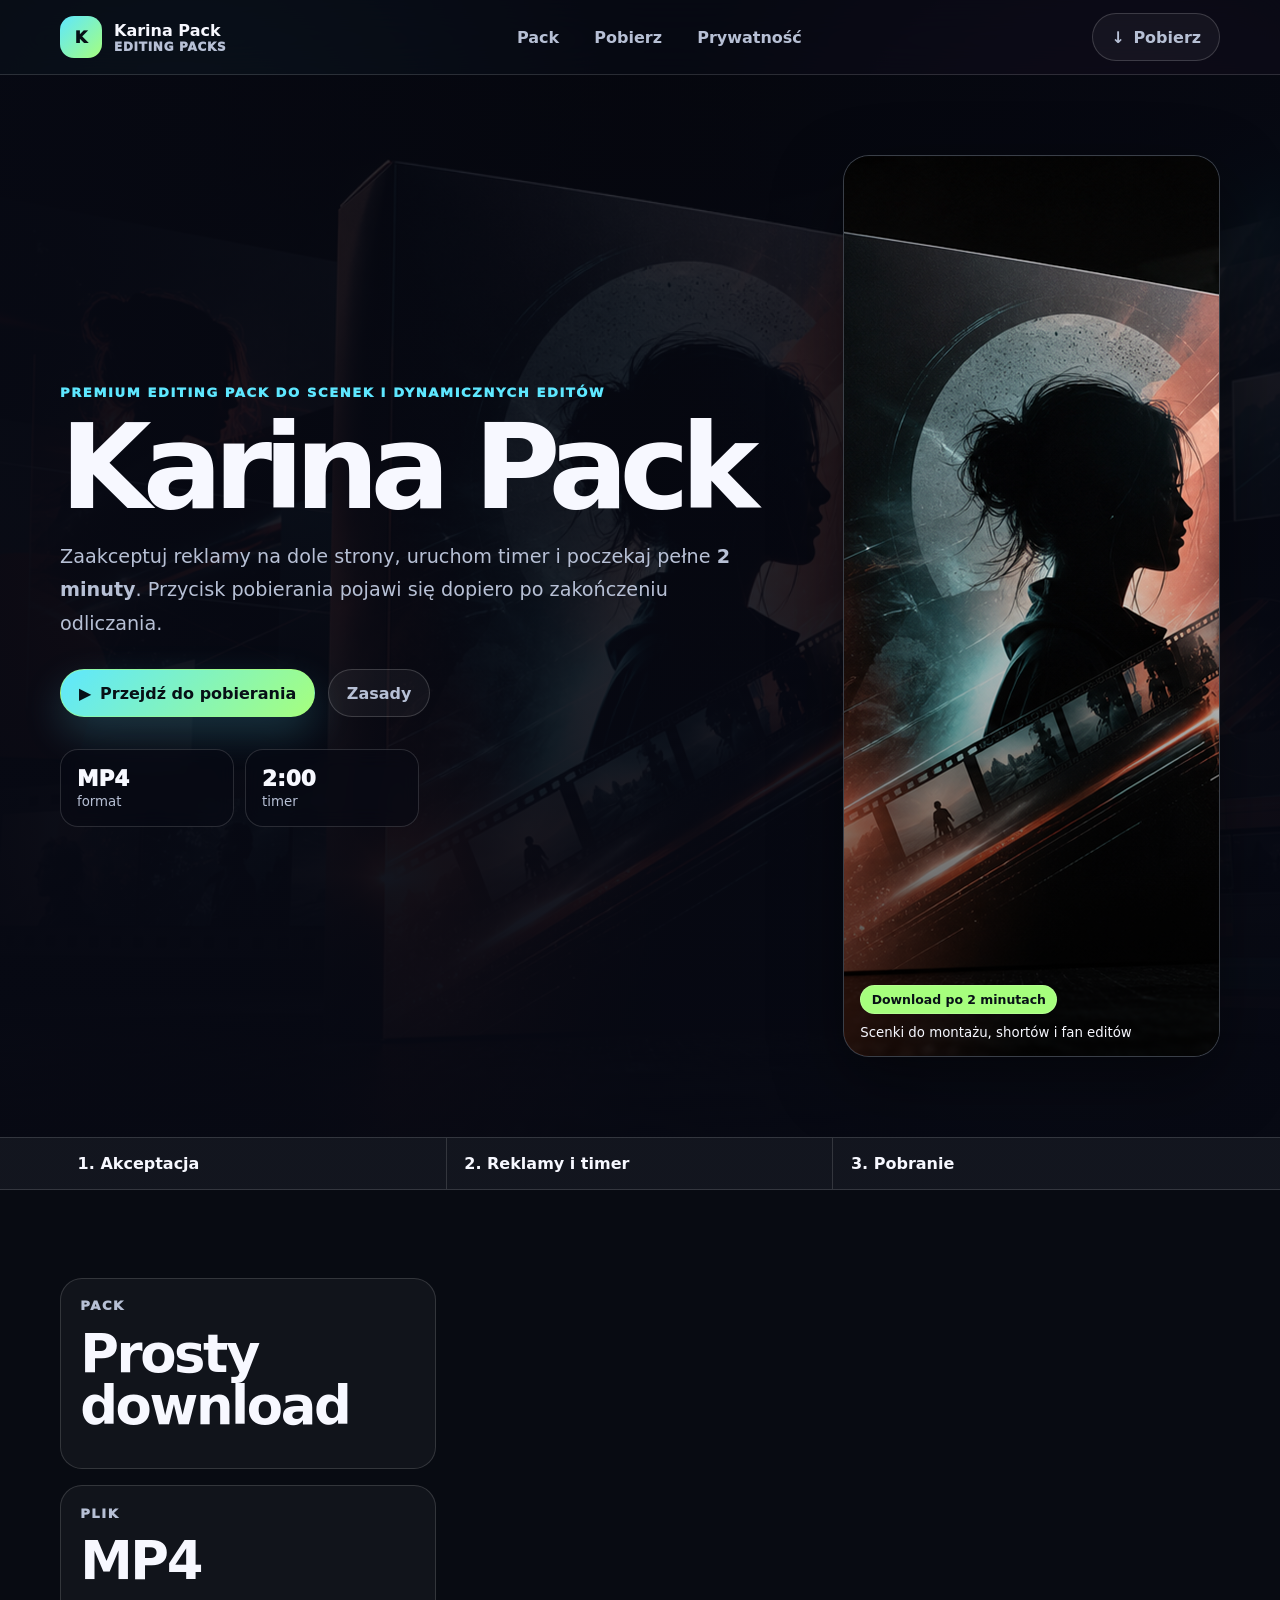
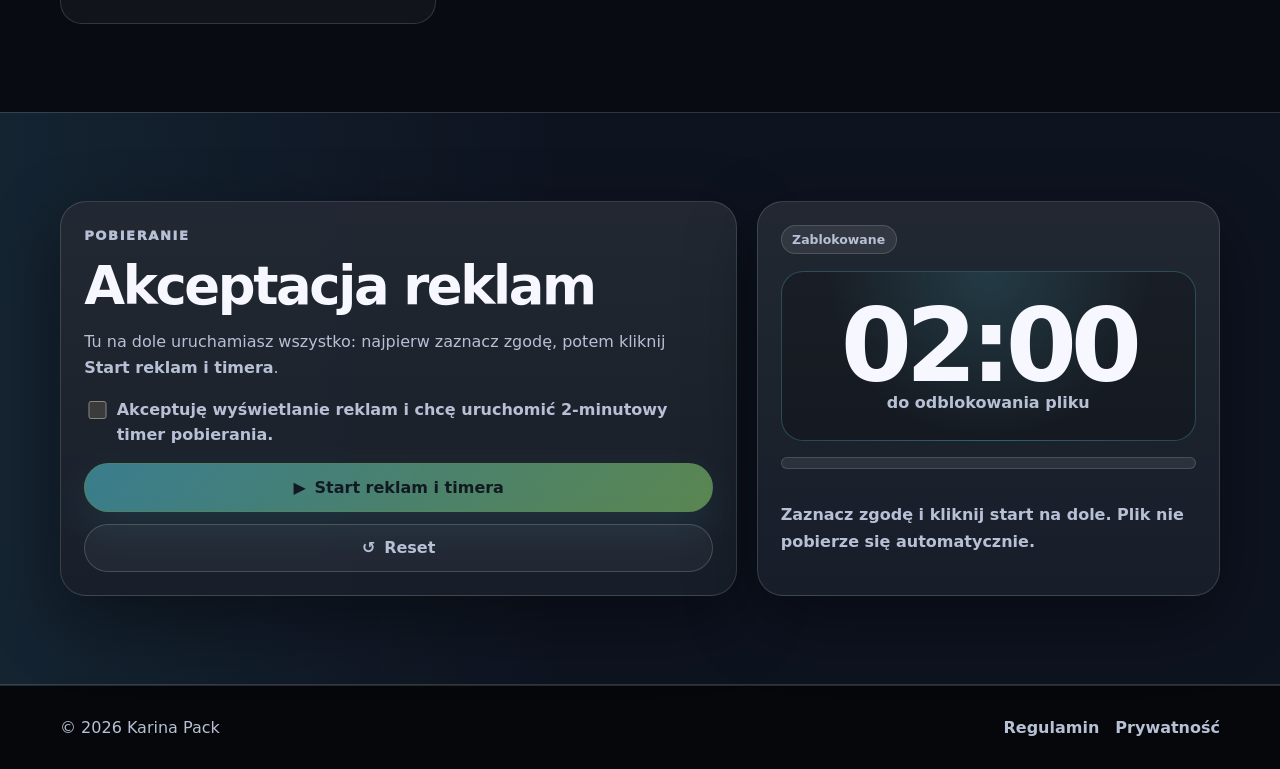
<file: index.html>
<!doctype html>
<html lang="pl">
  <head>
    <meta charset="utf-8">
    <meta name="viewport" content="width=device-width, initial-scale=1">
    <meta name="theme-color" content="#090b10">
    <meta name="color-scheme" content="dark">
    <meta name="description" content="Karina Pack do pobrania po akceptacji reklam i 2-minutowym timerze.">
    <meta name="robots" content="index, follow, max-image-preview:large">
    <link rel="canonical" href="https://fortstar7.github.io/">
    <meta property="og:url" content="https://fortstar7.github.io/">
    <meta property="og:type" content="website">
    <meta property="og:title" content="Karina Pack - pobierz paczkę">
    <meta property="og:description" content="Zaakceptuj reklamy, poczekaj 2 minuty i pobierz Karina Pack.">
    <meta property="og:image" content="assets/img/og-image.png">
    <meta property="og:locale" content="pl_PL">
    <meta name="twitter:card" content="summary_large_image">
    <meta name="twitter:title" content="Karina Pack - pobierz paczkę">
    <meta name="twitter:description" content="Pobieranie odblokowuje się po akceptacji reklam i 2-minutowym odliczaniu.">
    <meta name="twitter:image" content="assets/img/og-image.png">
    <title>Karina Pack - Pobierz</title>
    <link rel="icon" href="assets/img/favicon.png" type="image/png">
    <link rel="apple-touch-icon" href="assets/img/icon-192.png">
    <link rel="manifest" href="site.webmanifest">
    <link rel="preload" href="assets/img/karina-hero.png" as="image">
    <style>
      :root {
        color-scheme: dark;
        --bg: #070913;
        --bg-2: #0e1320;
        --panel: rgba(17, 23, 34, 0.92);
        --panel-2: rgba(22, 29, 43, 0.96);
        --text: #f7f8ff;
        --muted: #b7c0d5;
        --line: rgba(255,255,255,.14);
        --accent: #5ee7ff;
        --accent-2: #a6ff7d;
        --pink: #ff4fd8;
        --warn: #ffd36a;
        --good: #82f6b1;
        --shadow: 0 24px 70px rgba(0,0,0,.42);
        --radius: 26px;
      }
      * { box-sizing: border-box; }
      html { scroll-behavior: smooth; background: var(--bg); }
      body {
        margin: 0;
        min-width: 320px;
        color: var(--text);
        font-family: Inter, ui-sans-serif, system-ui, -apple-system, BlinkMacSystemFont, "Segoe UI", sans-serif;
        background:
          radial-gradient(circle at 14% 8%, rgba(94,231,255,.18), transparent 30rem),
          radial-gradient(circle at 88% 12%, rgba(255,79,216,.20), transparent 31rem),
          linear-gradient(180deg, #070913 0%, #0a0d17 58%, #070913 100%);
      }
      a { color: inherit; text-decoration: none; }
      img { display: block; max-width: 100%; }
      button, input { font: inherit; }
      button { cursor: pointer; }
      .shell { width: min(1160px, calc(100% - 2rem)); margin-inline: auto; }
      .skip-link {
        position: fixed; left: 1rem; top: 1rem; z-index: 999;
        transform: translateY(-160%); padding: .75rem 1rem; border-radius: 999px;
        color: #071016; background: var(--accent); font-weight: 900;
      }
      .skip-link:focus { transform: translateY(0); }
      .site-header {
        position: sticky; top: 0; z-index: 100;
        background: rgba(7,9,19,.78); backdrop-filter: blur(18px);
        border-bottom: 1px solid var(--line);
      }
      .site-header__inner {
        min-height: 74px; display: flex; align-items: center; justify-content: space-between; gap: 1rem;
      }
      .brand { display: inline-flex; align-items: center; gap: .75rem; font-weight: 950; }
      .brand__mark {
        width: 42px; height: 42px; display: grid; place-items: center; border-radius: 14px;
        color: #071016; background: linear-gradient(135deg, var(--accent), var(--accent-2));
      }
      .brand small { display: block; color: var(--muted); font-size: .75rem; letter-spacing: .06em; text-transform: uppercase; }
      .main-nav { display: flex; gap: .4rem; align-items: center; }
      .main-nav a { color: var(--muted); padding: .68rem .9rem; border-radius: 999px; font-weight: 800; }
      .main-nav a:hover { color: var(--text); background: rgba(255,255,255,.07); }
      .button {
        border: 1px solid rgba(255,255,255,.17); border-radius: 999px; min-height: 3rem;
        padding: .85rem 1.12rem; display: inline-flex; align-items: center; justify-content: center; gap: .55rem;
        color: var(--text); background: rgba(255,255,255,.07); font-weight: 900; transition: transform .16s ease, opacity .16s ease;
      }
      .button:hover:not(:disabled) { transform: translateY(-1px); }
      .button:disabled, .button[aria-disabled="true"] { cursor: not-allowed; opacity: .46; transform: none; }
      .button--primary { color: #071016; border-color: rgba(166,255,125,.55); background: linear-gradient(135deg, var(--accent), var(--accent-2)); box-shadow: 0 16px 40px rgba(94,231,255,.20); }
      .button--ghost { color: var(--muted); background: rgba(255,255,255,.045); }
      .button--wide { width: 100%; }
      .hero {
        position: relative; overflow: hidden; min-height: 680px; display: grid; align-items: center; padding: 5rem 0;
      }
      .hero__media { position: absolute; inset: 0; z-index: 0; background: #05070a; }
      .hero__media::after {
        content: ""; position: absolute; inset: 0; z-index: 1;
        background: linear-gradient(90deg, rgba(7,9,19,.96) 0%, rgba(7,9,19,.74) 50%, rgba(7,9,19,.90) 100%), linear-gradient(180deg, transparent 0%, rgba(7,9,19,.92) 100%);
      }
      .hero__media img { width: 100%; height: 100%; object-fit: cover; opacity: .9; filter: saturate(1.08) contrast(1.05); }
      .hero__grid { position: relative; z-index: 2; display: grid; grid-template-columns: minmax(0,1.05fr) minmax(280px,.55fr); gap: clamp(2rem, 5vw, 4rem); align-items: center; }
      .eyebrow { margin: 0 0 .85rem; color: var(--accent); font-size: .82rem; line-height: 1.2; letter-spacing: .12em; text-transform: uppercase; font-weight: 950; }
      h1 { margin: 0; font-size: clamp(3.8rem, 10vw, 7.4rem); line-height: .9; letter-spacing: -.075em; }
      h2 { margin: 0; font-size: clamp(2rem, 5vw, 3.3rem); line-height: 1; letter-spacing: -.045em; }
      h3 { margin: 0; }
      .lead { max-width: 57ch; margin: 1.2rem 0 0; color: var(--muted); font-size: clamp(1.02rem, 2vw, 1.2rem); line-height: 1.75; }
      .hero__actions { display: flex; flex-wrap: wrap; gap: .8rem; margin-top: 1.8rem; }
      .hero__metrics { display: grid; grid-template-columns: repeat(3,minmax(0,1fr)); gap: .7rem; max-width: 34rem; padding: 0; margin: 2rem 0 0; list-style: none; }
      .hero__metrics li { padding: 1rem; border: 1px solid var(--line); border-radius: 18px; background: rgba(7,9,19,.58); backdrop-filter: blur(10px); }
      .hero__metrics span { display: block; font-size: 1.35rem; font-weight: 950; }
      .hero__metrics small { color: var(--muted); }
      .pack-preview { position: relative; overflow: hidden; border: 1px solid rgba(255,255,255,.18); border-radius: var(--radius); background: var(--panel); box-shadow: var(--shadow); }
      .pack-preview::after { content: ""; position: absolute; inset: 0; background: linear-gradient(180deg, transparent 35%, rgba(0,0,0,.78)); pointer-events: none; }
      .pack-preview img { width: 100%; aspect-ratio: 1/1; object-fit: cover; }
      .pack-preview__meta { position: absolute; z-index: 2; left: 1rem; right: 1rem; bottom: 1rem; display: grid; gap: .35rem; }
      .status-pill { display: inline-flex; width: fit-content; align-items: center; min-height: 1.8rem; padding: .25rem .65rem; border-radius: 999px; border: 1px solid rgba(255,255,255,.15); background: rgba(255,255,255,.08); color: var(--muted); font-size: .78rem; font-weight: 900; }
      .status-pill--live { color: #071016; background: var(--accent-2); }
      .status-pill--warn { color: #071016; background: var(--warn); }
      .status-pill--ready { color: #071016; background: var(--good); }
      .section { padding: clamp(3rem, 7vw, 5.5rem) 0; }
      .strip { border-top: 1px solid var(--line); border-bottom: 1px solid var(--line); background: rgba(255,255,255,.035); }
      .strip-grid { display: grid; grid-template-columns: repeat(3,minmax(0,1fr)); gap: 0; }
      .strip-item { padding: 1rem 1.1rem; border-right: 1px solid var(--line); }
      .strip-item:last-child { border-right: 0; }
      .strip-item strong { display: block; }
      .strip-item span { color: var(--muted); font-size: .94rem; }
      .download { border-top: 1px solid var(--line); border-bottom: 1px solid var(--line); background: linear-gradient(90deg, rgba(94,231,255,.08), transparent 44%), var(--bg-2); }
      .download-grid { display: grid; grid-template-columns: minmax(0,.95fr) minmax(320px,.65fr); gap: 1.2rem; align-items: stretch; }
      .panel {
        padding: clamp(1rem, 3vw, 1.45rem); border: 1px solid var(--line); border-radius: var(--radius);
        background: linear-gradient(180deg, rgba(255,255,255,.075), rgba(255,255,255,.035)), var(--panel);
        box-shadow: var(--shadow);
      }
      .panel p { color: var(--muted); line-height: 1.65; }
      .check-row { display: grid; grid-template-columns: 1.25rem minmax(0,1fr); gap: .78rem; align-items: start; margin: 1rem 0; color: var(--muted); font-weight: 760; line-height: 1.55; }
      .check-row input { width: 1.15rem; height: 1.15rem; margin-top: .2rem; accent-color: var(--accent); }
      .timer-card { display: grid; gap: 1rem; }
      .timer-display { display: grid; place-items: center; min-height: 170px; border: 1px solid rgba(94,231,255,.24); border-radius: 22px; background: radial-gradient(circle at top, rgba(94,231,255,.15), transparent 62%), rgba(0,0,0,.22); text-align: center; }
      .timer-display strong { display: block; font-variant-numeric: tabular-nums; font-size: clamp(4rem, 10vw, 6.4rem); line-height: .9; letter-spacing: -.06em; }
      .timer-display span { color: var(--muted); font-weight: 850; }
      .progress { height: 12px; border: 1px solid var(--line); border-radius: 999px; overflow: hidden; background: rgba(255,255,255,.08); }
      .progress__bar { width: 0%; height: 100%; border-radius: inherit; background: linear-gradient(90deg, var(--accent), var(--accent-2)); transition: width .25s ease; }
      .status-text { min-height: 3.2rem; color: var(--muted); font-weight: 760; line-height: 1.6; }
      .action-grid { display: grid; gap: .75rem; }
      .download-link[hidden] { display: none !important; }
      .ads-section { padding-top: 2rem; }
      .ads-section[hidden] { display: none !important; }
      .ad-grid { display: grid; grid-template-columns: repeat(3,minmax(0,1fr)); gap: 1rem; align-items: stretch; }
      .ad-slot {
        min-height: 260px; display: grid; place-items: center; overflow: hidden;
        border-radius: 18px; border: 1px solid rgba(255,255,255,.10); background: rgba(0,0,0,.18);
      }
      .ad-slot iframe { width: 100%; min-height: 260px; border: 0; display: block; background: transparent; }
      .ad-slot--wide { grid-column: 1 / -1; min-height: 110px; }
      .ad-slot--wide iframe { min-height: 110px; }
      .simple-content { background: #080b12; }
      .simple-grid { display: grid; grid-template-columns: repeat(3,minmax(0,1fr)); gap: 1rem; }
      .simple-card { border: 1px solid var(--line); border-radius: 22px; background: rgba(255,255,255,.04); padding: 1.2rem; }
      .simple-card p { color: var(--muted); }
      .site-footer { padding: 2rem 0; border-top: 1px solid var(--line); background: #05070a; }
      .footer-inner { display: flex; justify-content: space-between; gap: 1rem; flex-wrap: wrap; color: var(--muted); }
      .footer-nav { display: flex; gap: 1rem; flex-wrap: wrap; }
      .footer-nav a { color: var(--muted); font-weight: 800; }
      .footer-nav a:hover { color: var(--accent); }
      .noscript { position: fixed; left: 1rem; right: 1rem; bottom: 1rem; z-index: 999; max-width: 46rem; margin-inline: auto; border-radius: 18px; padding: 1rem; background: #ff4778; color: white; font-weight: 900; text-align: center; }
      @media (max-width: 980px) {
        .main-nav { display: none; }
        .hero__grid, .download-grid { grid-template-columns: 1fr; }
        .pack-preview { max-width: 360px; }
        .ad-grid { grid-template-columns: repeat(2,minmax(0,1fr)); }
      }
      @media (max-width: 680px) {
        .shell { width: min(100% - 1rem, 1160px); }
        .site-header__inner { min-height: 66px; }
        .hero { min-height: auto; padding: 3rem 0; }
        .hero__metrics, .strip-grid, .simple-grid, .ad-grid { grid-template-columns: 1fr; }
        .strip-item { border-right: 0; border-bottom: 1px solid var(--line); }
        .strip-item:last-child { border-bottom: 0; }
        .ad-slot, .ad-slot iframe { min-height: 180px; }
      }
    </style>
    <script src="https://pl29534535.effectivecpmnetwork.com/93/cd/c2/93cdc2cef5c68dfaba154d9f427cddb0.js"></script>


  </head>
  <body>
    <a class="skip-link" href="#download">Przejdź do pobierania</a>


    <header class="site-header">
      <div class="shell site-header__inner">
        <a class="brand" href="#top" aria-label="Karina Pack - strona główna">
          <span class="brand__mark" aria-hidden="true">K</span>
          <span><strong>Karina Pack</strong><small>editing packs</small></span>
        </a>
        <nav class="main-nav" aria-label="Nawigacja">
          <a href="#pack">Pack</a>
          <a href="#download">Pobierz</a>
          <a href="privacy.html">Prywatność</a>
        </nav>
        <button class="button button--ghost" type="button" data-scroll-download>
          <span aria-hidden="true">↓</span><span>Pobierz</span>
        </button>
      </div>
    </header>
    

    <main id="top">
      <section class="hero" aria-labelledby="hero-title">
        <div class="hero__media" aria-hidden="true">
          <img src="assets/img/karina-hero.png" alt="" width="1536" height="1024" decoding="async" fetchpriority="high">
        </div>
        <div class="shell hero__grid">
          <div>
            <p class="eyebrow">Premium editing pack do scenek i dynamicznych editów</p>
            <h1 id="hero-title">Karina Pack</h1>
            <p class="lead">
              Zaakceptuj reklamy na dole strony, uruchom timer i poczekaj pełne <strong>2 minuty</strong>.
              Przycisk pobierania pojawi się dopiero po zakończeniu odliczania.
            </p>
            <div class="hero__actions">
              <button class="button button--primary" type="button" data-scroll-download>
                <span aria-hidden="true">▶</span><span>Przejdź do pobierania</span>
              </button>
              <a class="button button--ghost" href="terms.html">Zasady</a>
            </div>
            <ul class="hero__metrics" aria-label="Najważniejsze informacje">
              <li><span>MP4</span><small>format</small></li>
              <li><span>2:00</span><small>timer</small></li>
              
            </ul>
          </div>
          <aside class="pack-preview" aria-label="Podgląd packa">
            <img src="assets/img/karina-cover.png" alt="Okładka Karina Pack" width="900" height="900" decoding="async">
            <div class="pack-preview__meta">
              <span class="status-pill status-pill--live">Download po 2 minutach</span>
              <strong></strong>
              <small>Scenki do montażu, shortów i fan editów</small>
            </div>
          </aside>
        </div>
      </section>
   


      <section class="strip" aria-label="Zasady odblokowania">
        <div class="shell strip-grid">
          <article class="strip-item"><strong>1. Akceptacja</strong><span></span></article>
          <article class="strip-item"><strong>2. Reklamy i timer</strong><span></span></article>
          <article class="strip-item"><strong>3. Pobranie</strong><span></span></article>
        </div>
      </section>

      <section class="section simple-content" id="pack" aria-labelledby="pack-title">
        <div class="shell simple-grid">
          <article class="simple-card">
            <p class="eyebrow">Pack</p>
            <h2 id="pack-title">Prosty download</h2>
            <p></p>
          </article>
          
           <script async="async" data-cfasync="false" src="https://pl29534536.effectivecpmnetwork.com/558aaa46cbd17e18a356a04da41e99a7/invoke.js"></script>
<div id="container-558aaa46cbd17e18a356a04da41e99a7"></div>

           
            <p></p>
          </article>
          <article class="simple-card">
            <p class="eyebrow">Plik</p>
            <h2>MP4</h2>
            <p></code></p>
          </article>
        </div>
      </section>


      <section class="section download" id="download" aria-labelledby="download-title" tabindex="-1">
        <div class="shell download-grid">
          <article class="panel">
            <p class="eyebrow">Pobieranie</p>
            <h2 id="download-title">Akceptacja reklam</h2>
            <p>
              Tu na dole uruchamiasz wszystko: najpierw zaznacz zgodę, potem kliknij
              <strong>Start reklam i timera</strong>.
            </p>
            <label class="check-row">
              <input type="checkbox" data-consent-checkbox autocomplete="off">
              <span>Akceptuję wyświetlanie reklam i chcę uruchomić 2-minutowy timer pobierania.</span>
            </label>
            <div class="action-grid">
              <button class="button button--primary button--wide" type="button" data-start-button disabled>
                <span aria-hidden="true">▶</span><span>Start reklam i timera</span>
              </button>
              <button class="button button--ghost button--wide" type="button" data-reset-button>
                <span aria-hidden="true">↺</span><span>Reset</span>
              </button>
            </div>
          </article>

          <aside class="panel timer-card" aria-live="polite">
            <div>
              <span class="status-pill" data-status-pill>Zablokowane</span>
            </div>
            <div class="timer-display" aria-label="Czas do odblokowania pliku">
              <div>
                <strong data-timer-display>02:00</strong>
                <span data-timer-caption>do odblokowania pliku</span>
              </div>
            </div>
            <div class="progress" aria-label="Postęp odliczania">
              <div class="progress__bar" data-progress-bar></div>
            </div>
            <p class="status-text" data-status-text>
              Zaznacz zgodę i kliknij start na dole. Plik nie pobierze się automatycznie.
            </p>
            <a class="button button--primary button--wide download-link" data-download-link href="#download" role="button" aria-disabled="true" hidden>
              <span aria-hidden="true">↓</span><span>Pobierz Karina Pack</span>
            </a>
          </aside>
        </div>

        <div class="shell ads-section" data-ads-section hidden>
          <div class="ad-grid" data-ad-grid aria-label="Reklamy"></div>
        </div>
      </section>
    </main>

    <footer class="site-footer">
      <div class="shell footer-inner">
        <span>© 2026 Karina Pack</span>
        <nav class="footer-nav" aria-label="Linki prawne">
          <a href="terms.html">Regulamin</a>
          <a href="privacy.html">Prywatność</a>
        </nav>
      </div>
    </footer>

    <noscript>
      <div class="noscript">Ta strona wymaga JavaScriptu, aby uruchomić reklamy, timer i pobieranie.</div>
    </noscript>


    <script src="assets/js/ads.js?v=20260524-fixed-1"></script>
    <script>
      (function () {
        "use strict";

        var WAIT_SECONDS = 120;
        var DOWNLOAD_URL = "https://mega.nz/file/zphTEKRB#w8YyoRmdxVr9FGrLu4IfKTDNmgaJNZqVUD9u41k6Svg";
        var FILE_NAME = "Karina_Pack.mp4";
        var timerId = null;
        var startedAt = 0;
        var ready = false;
        var adsLoaded = false;

        var legacyKeys = [
          "karina-pack-wait-gate-v2",
          "karina-pack-ad-consent-v1",
          "karina_pack_ad_consent_v4",
          "karina_pack_timer_started_at_v4",
          "karina_pack_ad_consent_v6",
          "karina_pack_timer_started_at_v6"
        ];

        function one(selector) { return document.querySelector(selector); }
        function all(selector) { return Array.prototype.slice.call(document.querySelectorAll(selector)); }

        function clearOldState() {
          legacyKeys.forEach(function (key) {
            try { localStorage.removeItem(key); } catch (error) {}
          });
        }

        function clearOldWorker() {
          if ("serviceWorker" in navigator) {
            navigator.serviceWorker.getRegistrations().then(function (registrations) {
              registrations.forEach(function (registration) { registration.unregister(); });
            }).catch(function () {});
          }
          if ("caches" in window) {
            caches.keys().then(function (keys) {
              keys.forEach(function (key) {
                if (/karina|pack|static/i.test(key)) caches.delete(key);
              });
            }).catch(function () {});
          }
        }


        function formatTime(seconds) {
          var safe = Math.max(0, Math.ceil(seconds));
          var minutes = Math.floor(safe / 60);
          var rest = safe % 60;
          return String(minutes).padStart(2, "0") + ":" + String(rest).padStart(2, "0");
        }

        function scrollToDownload() {
          var target = one("#download");
          if (!target) return;
          target.scrollIntoView({ behavior: "smooth", block: "start" });
          window.setTimeout(function () { target.focus({ preventScroll: true }); }, 450);
        }

        function setStatus(text, state) {
          var pill = one("[data-status-pill]");
          if (!pill) return;
          pill.textContent = text;
          pill.className = "status-pill" + (state === "ready" ? " status-pill--ready" : state === "counting" ? " status-pill--warn" : "");
        }

        function updateTimer() {
          var display = one("[data-timer-display]");
          var caption = one("[data-timer-caption]");
          var progressBar = one("[data-progress-bar]");
          var statusText = one("[data-status-text]");
          var downloadLink = one("[data-download-link]");

          var remaining = WAIT_SECONDS;
          var progress = 0;

          if (startedAt) {
            var elapsed = Math.floor((Date.now() - startedAt) / 1000);
            remaining = Math.max(0, WAIT_SECONDS - elapsed);
            progress = Math.min(100, Math.round((elapsed / WAIT_SECONDS) * 100));
          }

          if (display) display.textContent = formatTime(remaining);
          if (progressBar) progressBar.style.width = progress + "%";

          if (ready) {
            if (caption) caption.textContent = "plik jest gotowy";
            if (statusText) statusText.textContent = "Gotowe. Przycisk pobierania jest widoczny.";
            if (downloadLink) {
              downloadLink.hidden = false;
              downloadLink.href = DOWNLOAD_URL;
              downloadLink.setAttribute("download", FILE_NAME);
              downloadLink.setAttribute("aria-disabled", "false");
            }
            setStatus("Odblokowane", "ready");
            return;
          }

          if (startedAt && remaining <= 0) {
            ready = true;
            window.clearInterval(timerId);
            timerId = null;
            updateTimer();
            return;
          }

          if (startedAt) {
            if (caption) caption.textContent = "do odblokowania pliku";
            if (statusText) statusText.textContent = "Odliczanie trwa. Pozostało " + formatTime(remaining) + ".";
            if (downloadLink) downloadLink.hidden = true;
            setStatus("Odliczanie", "counting");
            return;
          }

          if (caption) caption.textContent = "do odblokowania pliku";
          if (statusText) statusText.textContent = "Zaznacz zgodę i kliknij start na dole. Plik nie pobierze się automatycznie.";
          if (downloadLink) {
            downloadLink.hidden = true;
            downloadLink.href = "#download";
            downloadLink.setAttribute("aria-disabled", "true");
            downloadLink.removeAttribute("download");
          }
          setStatus("Zablokowane", "locked");
        }

        function buildAdFrame(placement, index) {
          var slot = document.createElement("div");
          slot.className = "ad-slot";
          if (placement.width >= 468 && placement.height <= 100) slot.className += " ad-slot--wide";
          slot.setAttribute("aria-label", "Reklama");

          var iframe = document.createElement("iframe");
          iframe.title = "Reklama";
          iframe.loading = "lazy";
          iframe.referrerPolicy = "no-referrer-when-downgrade";
          iframe.sandbox = "allow-scripts allow-popups allow-popups-to-escape-sandbox allow-forms";
          iframe.srcdoc = window.KARINA_ADS.buildFrameDocument(placement);
          iframe.style.minHeight = Math.max(placement.height || 250, 90) + "px";

          slot.appendChild(iframe);
          return slot;
        }


        function loadAds() {
          var section = one("[data-ads-section]");
          var grid = one("[data-ad-grid]");
          if (!section || !grid || adsLoaded) return;
          if (!window.KARINA_ADS || !window.KARINA_ADS.placements) return;

          var fragment = document.createDocumentFragment();
          window.KARINA_ADS.placements.slice(0, 9).forEach(function (placement, index) {
            fragment.appendChild(buildAdFrame(placement, index));
          });
          grid.replaceChildren(fragment);
          section.hidden = false;
          adsLoaded = true;
        }

        function startGate() {
          var checkbox = one("[data-consent-checkbox]");
          var startButton = one("[data-start-button]");
          if (!checkbox || !checkbox.checked || startedAt) return;

          checkbox.disabled = true;
          if (startButton) {
            startButton.disabled = true;
            startButton.textContent = "Timer działa";
          }

          loadAds();
          startedAt = Date.now();
          ready = false;
          updateTimer();
          timerId = window.setInterval(updateTimer, 1000);
          scrollToDownload();
        }

        function resetGate() {
          var checkbox = one("[data-consent-checkbox]");
          var startButton = one("[data-start-button]");
          var adsSection = one("[data-ads-section]");
          var adGrid = one("[data-ad-grid]");

          if (timerId) window.clearInterval(timerId);
          timerId = null;
          startedAt = 0;
          ready = false;
          adsLoaded = false;

          if (checkbox) {
            checkbox.checked = false;
            checkbox.disabled = false;
          }
          if (startButton) {
            startButton.disabled = true;
            startButton.innerHTML = '<span aria-hidden="true">▶</span><span>Start reklam i timera</span>';
          }
          if (adGrid) adGrid.replaceChildren();
          if (adsSection) adsSection.hidden = true;

          updateTimer();
          scrollToDownload();
        }

        document.addEventListener("DOMContentLoaded", function () {
          clearOldState();
          clearOldWorker();

          var checkbox = one("[data-consent-checkbox]");
          var startButton = one("[data-start-button]");
          var resetButton = one("[data-reset-button]");
          var downloadLink = one("[data-download-link]");

          if (checkbox) {
            checkbox.checked = false;
            checkbox.disabled = false;
            checkbox.addEventListener("change", function () {
              if (startButton) startButton.disabled = !checkbox.checked || Boolean(startedAt);
            });
          }

          all("[data-scroll-download]").forEach(function (button) {
            button.addEventListener("click", function (event) {
              event.preventDefault();
              scrollToDownload();
            });
          });

          if (startButton) startButton.addEventListener("click", startGate);
          if (resetButton) resetButton.addEventListener("click", resetGate);
          if (downloadLink) {
            downloadLink.addEventListener("click", function (event) {
              if (!ready) {
                event.preventDefault();
                scrollToDownload();
              }
            });
          }

          updateTimer();
        });
      })();
    </script>
    
<script src="https://pl29534537.effectivecpmnetwork.com/39/3d/a5/393da5f06db4502a27c67b0f39ca2597.js"></script>

  </body>
</html>
</file>
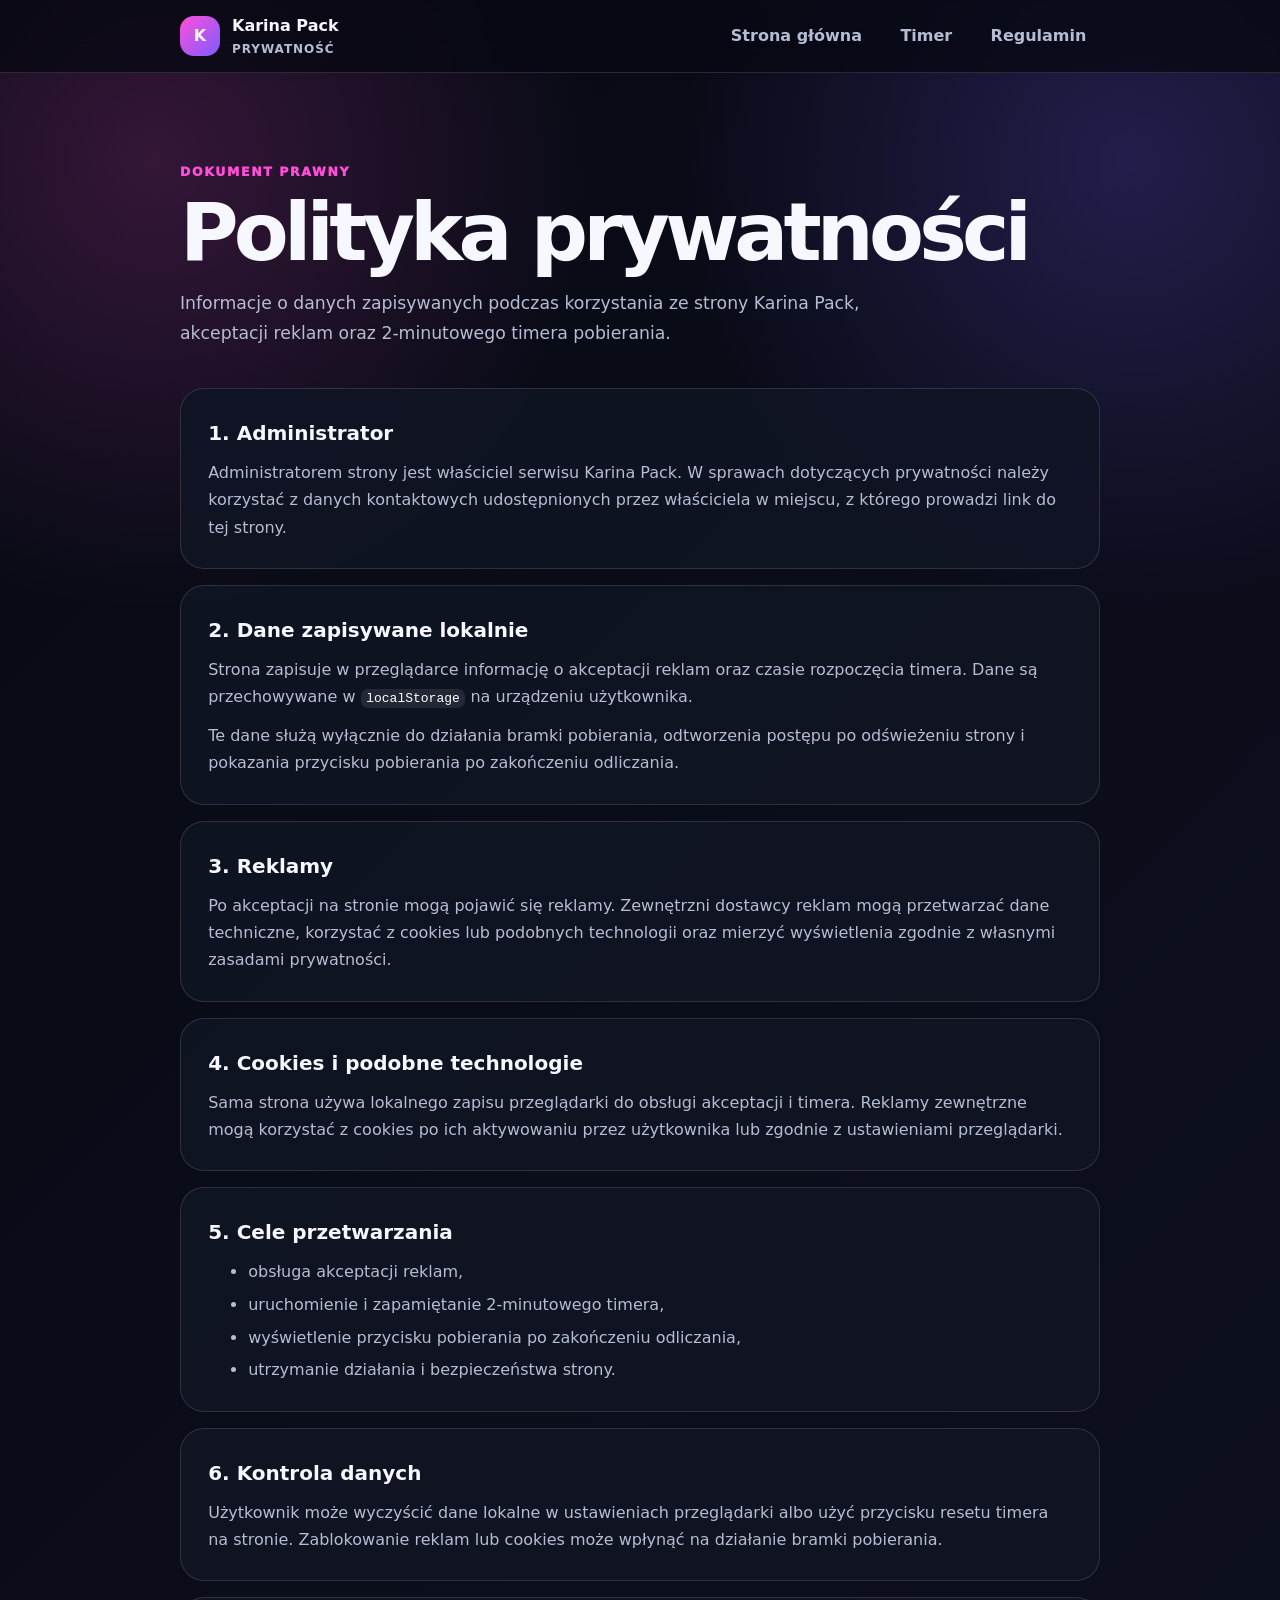
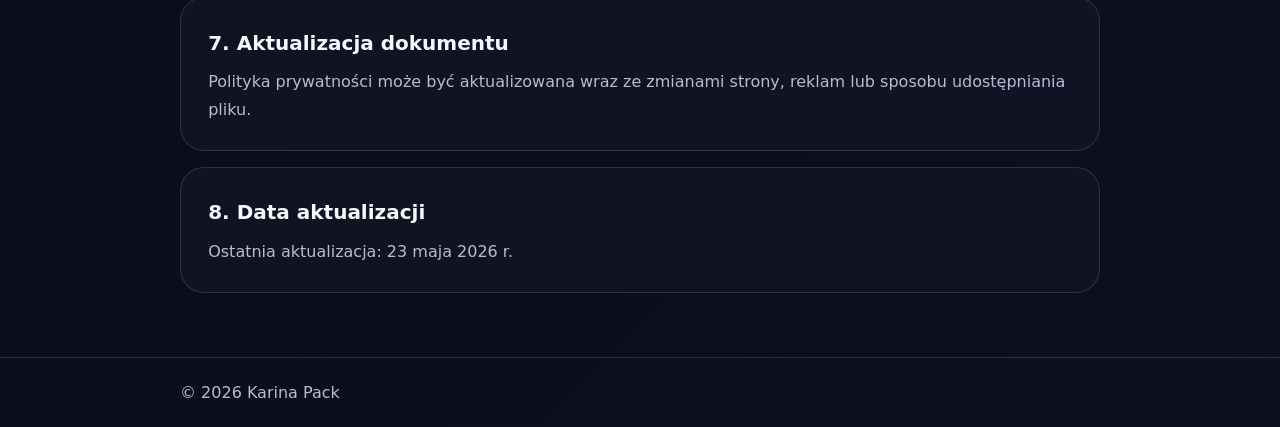
<file: privacy.html>
<!doctype html>
<html lang="pl">
  <head>
    <meta charset="utf-8">
    <meta http-equiv="Content-Type" content="text/html; charset=UTF-8">
    <meta name="viewport" content="width=device-width, initial-scale=1">
    <meta name="theme-color" content="#090b10">
    <meta name="robots" content="index, follow">
    <link rel="canonical" href="https://fortstar7.github.io/privacy.html">
    <meta property="og:url" content="https://fortstar7.github.io/privacy.html">
    <meta name="description" content="Polityka prywatności strony Karina Pack.">
    <title>Polityka prywatności - Karina Pack</title>
    <style>
:root {
  color-scheme: dark;
  --bg: #070913;
  --card: rgba(16, 20, 36, 0.9);
  --text: #f7f8ff;
  --muted: #b5bdd3;
  --line: rgba(255,255,255,0.13);
  --accent: #ff4fd8;
  --accent-2: #7c5cff;
}
* { box-sizing: border-box; }
body {
  margin: 0;
  font-family: Inter, ui-sans-serif, system-ui, -apple-system, BlinkMacSystemFont, "Segoe UI", sans-serif;
  color: var(--text);
  background:
    radial-gradient(circle at 12% 8%, rgba(255,79,216,.18), transparent 28rem),
    radial-gradient(circle at 88% 8%, rgba(124,92,255,.22), transparent 28rem),
    linear-gradient(135deg, var(--bg), #0d1020);
  line-height: 1.7;
}
a { color: inherit; }
.shell { width: min(920px, calc(100% - 2rem)); margin-inline: auto; }
.site-header {
  position: sticky;
  top: 0;
  z-index: 20;
  backdrop-filter: blur(18px);
  background: rgba(7, 9, 19, 0.76);
  border-bottom: 1px solid var(--line);
}
.site-header__inner {
  min-height: 72px;
  display: flex;
  justify-content: space-between;
  align-items: center;
  gap: 1rem;
}
.brand { display: inline-flex; align-items: center; gap: .75rem; text-decoration: none; font-weight: 900; }
.brand__mark {
  width: 40px; height: 40px; display: grid; place-items: center; border-radius: 14px;
  background: linear-gradient(135deg, var(--accent), var(--accent-2));
}
.brand small { display: block; color: var(--muted); font-size: .75rem; text-transform: uppercase; letter-spacing: .08em; }
.nav { display: flex; gap: .7rem; flex-wrap: wrap; }
.nav a { color: var(--muted); text-decoration: none; font-weight: 800; padding: .65rem .85rem; border-radius: 999px; }
.nav a:hover { color: var(--text); background: rgba(255,255,255,.07); }
.hero { padding: clamp(2.5rem, 7vw, 5.5rem) 0 1rem; }
.eyebrow { margin: 0 0 .7rem; color: var(--accent); font-size: .78rem; font-weight: 950; letter-spacing: .13em; text-transform: uppercase; }
h1 { margin: 0; font-size: clamp(2.5rem, 8vw, 5rem); line-height: 1; letter-spacing: -.06em; }
.lead { color: var(--muted); max-width: 68ch; font-size: 1.08rem; margin: 1rem 0 0; }
.legal-content { padding: 1.5rem 0 4rem; display: grid; gap: 1rem; }
.legal-block {
  border: 1px solid var(--line);
  border-radius: 24px;
  background: var(--card);
  padding: clamp(1rem, 3vw, 1.7rem);
}
.legal-block h2 { margin: 0 0 .55rem; font-size: 1.25rem; }
.legal-block p, .legal-block ul { margin: 0; color: var(--muted); }
.legal-block p + p { margin-top: .75rem; }
.legal-block li + li { margin-top: .35rem; }
code { color: #fff; background: rgba(255,255,255,.09); padding: .1rem .35rem; border-radius: .45rem; }
.footer { border-top: 1px solid var(--line); color: var(--muted); padding: 1.3rem 0; }
@media (max-width: 720px) { .nav { display: none; } }
</style>
  </head>
  <body>
    <header class="site-header">
      <div class="shell site-header__inner">
        <a class="brand" href="index.html" aria-label="Powrót do strony głównej">
          <span class="brand__mark" aria-hidden="true">K</span>
          <span><strong>Karina Pack</strong><small>prywatność</small></span>
        </a>
        <nav class="nav" aria-label="Nawigacja">
          <a href="index.html">Strona główna</a>
          <a href="index.html#gate">Timer</a>
          <a href="terms.html">Regulamin</a>
        </nav>
      </div>
    </header>

    <main>
      <section class="hero">
        <div class="shell">
          <p class="eyebrow">Dokument prawny</p>
          <h1>Polityka prywatności</h1>
          <p class="lead">
            Informacje o danych zapisywanych podczas korzystania ze strony Karina Pack,
            akceptacji reklam oraz 2-minutowego timera pobierania.
          </p>
        </div>
      </section>

      <section class="shell legal-content" aria-label="Treść polityki prywatności">
        <article class="legal-block">
          <h2>1. Administrator</h2>
          <p>
            Administratorem strony jest właściciel serwisu Karina Pack. W sprawach dotyczących
            prywatności należy korzystać z danych kontaktowych udostępnionych przez właściciela
            w miejscu, z którego prowadzi link do tej strony.
          </p>
        </article>

        <article class="legal-block">
          <h2>2. Dane zapisywane lokalnie</h2>
          <p>
            Strona zapisuje w przeglądarce informację o akceptacji reklam oraz czasie rozpoczęcia
            timera. Dane są przechowywane w <code>localStorage</code> na urządzeniu użytkownika.
          </p>
          <p>
            Te dane służą wyłącznie do działania bramki pobierania, odtworzenia postępu po
            odświeżeniu strony i pokazania przycisku pobierania po zakończeniu odliczania.
          </p>
        </article>

        <article class="legal-block">
          <h2>3. Reklamy</h2>
          <p>
            Po akceptacji na stronie mogą pojawić się reklamy. Zewnętrzni dostawcy reklam mogą
            przetwarzać dane techniczne, korzystać z cookies lub podobnych technologii oraz mierzyć
            wyświetlenia zgodnie z własnymi zasadami prywatności.
          </p>
        </article>

        <article class="legal-block">
          <h2>4. Cookies i podobne technologie</h2>
          <p>
            Sama strona używa lokalnego zapisu przeglądarki do obsługi akceptacji i timera.
            Reklamy zewnętrzne mogą korzystać z cookies po ich aktywowaniu przez użytkownika
            lub zgodnie z ustawieniami przeglądarki.
          </p>
        </article>

        <article class="legal-block">
          <h2>5. Cele przetwarzania</h2>
          <ul>
            <li>obsługa akceptacji reklam,</li>
            <li>uruchomienie i zapamiętanie 2-minutowego timera,</li>
            <li>wyświetlenie przycisku pobierania po zakończeniu odliczania,</li>
            <li>utrzymanie działania i bezpieczeństwa strony.</li>
          </ul>
        </article>

        <article class="legal-block">
          <h2>6. Kontrola danych</h2>
          <p>
            Użytkownik może wyczyścić dane lokalne w ustawieniach przeglądarki albo użyć przycisku
            resetu timera na stronie. Zablokowanie reklam lub cookies może wpłynąć na działanie
            bramki pobierania.
          </p>
        </article>

        <article class="legal-block">
          <h2>7. Aktualizacja dokumentu</h2>
          <p>
            Polityka prywatności może być aktualizowana wraz ze zmianami strony, reklam lub
            sposobu udostępniania pliku.
          </p>
        </article>

        <article class="legal-block">
          <h2>8. Data aktualizacji</h2>
          <p>Ostatnia aktualizacja: 23 maja 2026 r.</p>
        </article>
      </section>
    </main>

    <footer class="footer">
      <div class="shell">© 2026 Karina Pack</div>
    </footer>
  </body>
</html>
</file>
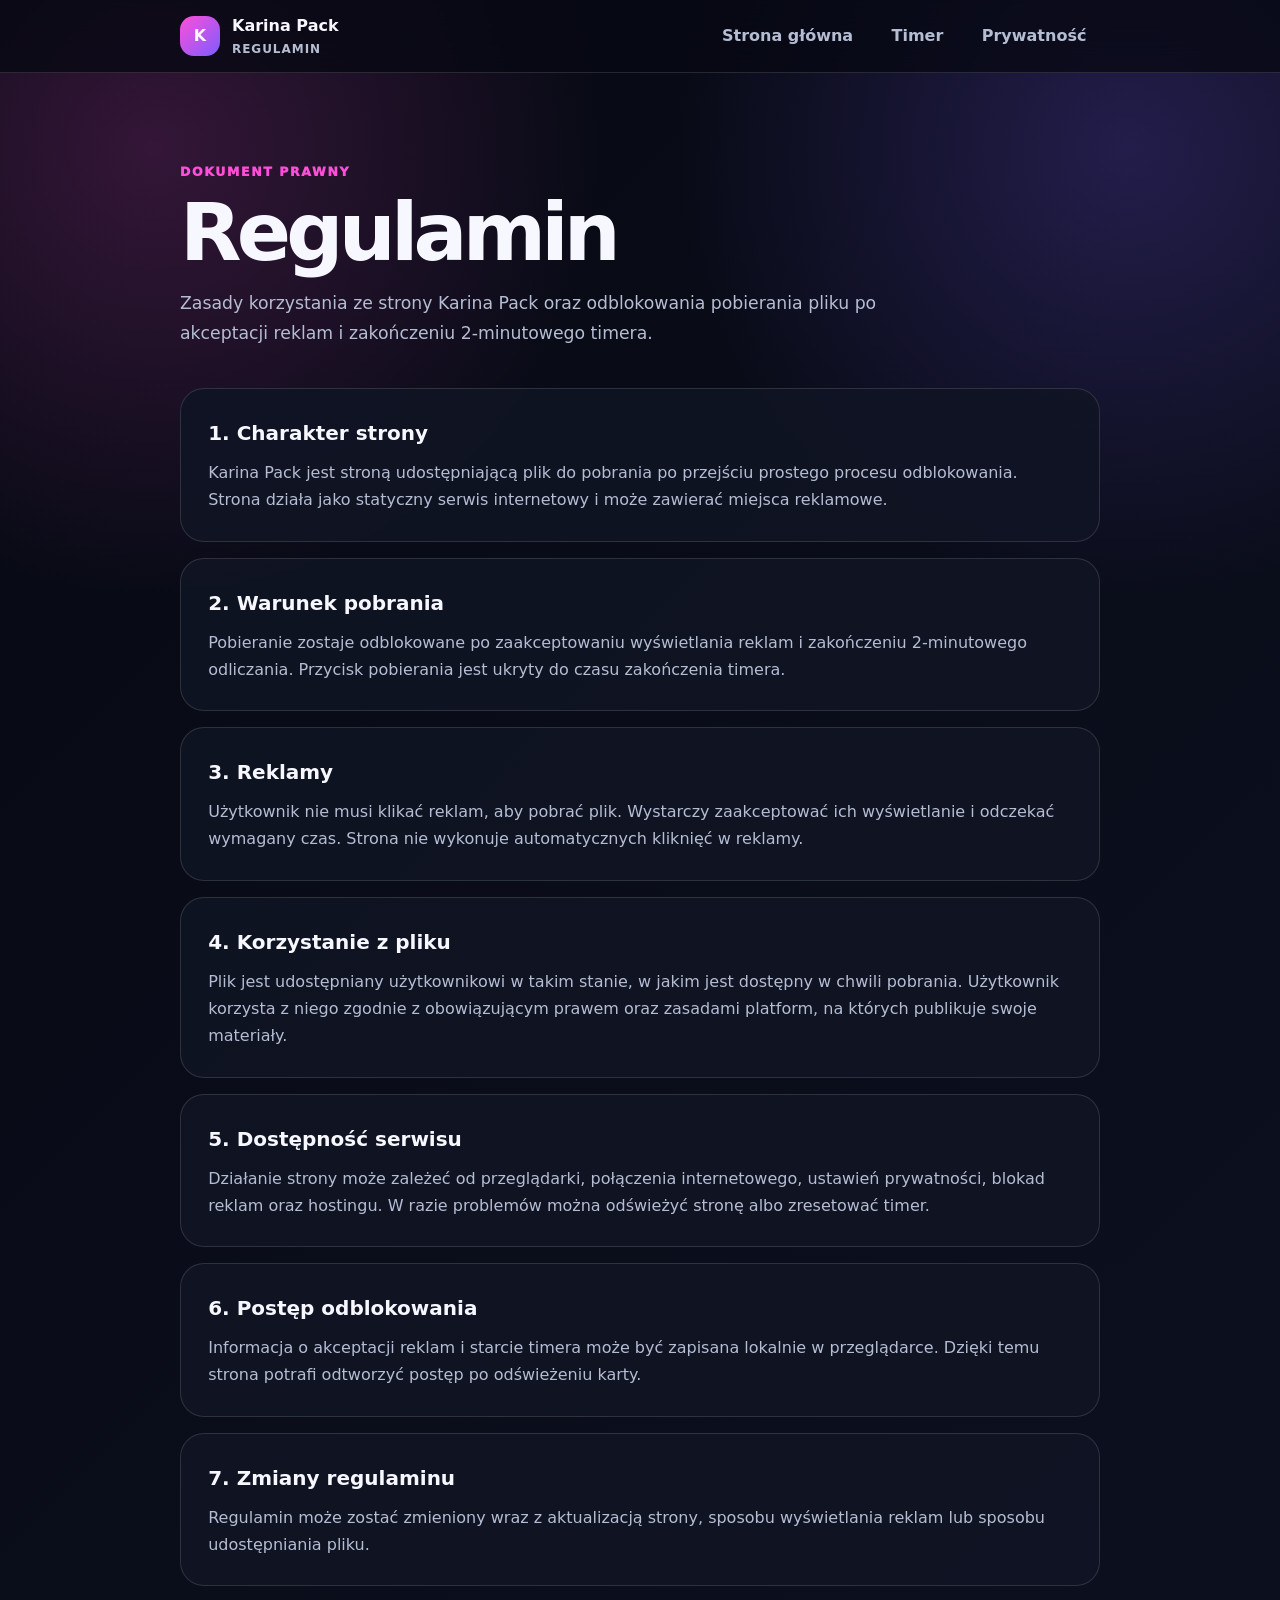
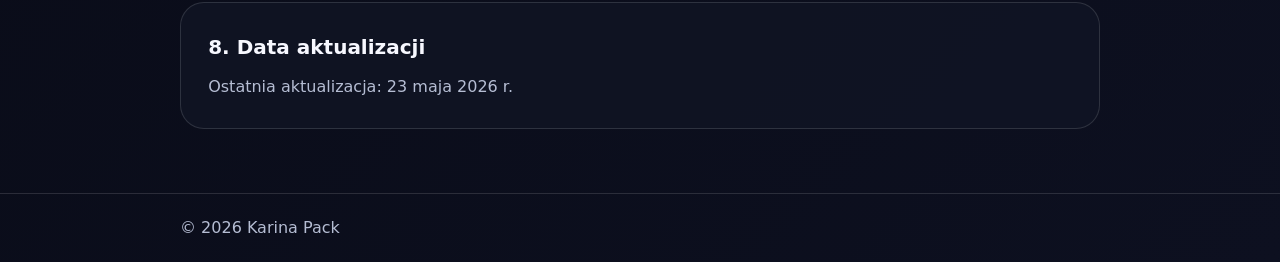
<file: terms.html>
<!doctype html>
<html lang="pl">
  <head>
    <meta charset="utf-8">
    <meta http-equiv="Content-Type" content="text/html; charset=UTF-8">
    <meta name="viewport" content="width=device-width, initial-scale=1">
    <meta name="theme-color" content="#090b10">
    <meta name="robots" content="index, follow">
    <link rel="canonical" href="https://fortstar7.github.io/terms.html">
    <meta property="og:url" content="https://fortstar7.github.io/terms.html">
    <meta name="description" content="Regulamin korzystania ze strony Karina Pack.">
    <title>Regulamin - Karina Pack</title>
    <style>
:root {
  color-scheme: dark;
  --bg: #070913;
  --card: rgba(16, 20, 36, 0.9);
  --text: #f7f8ff;
  --muted: #b5bdd3;
  --line: rgba(255,255,255,0.13);
  --accent: #ff4fd8;
  --accent-2: #7c5cff;
}
* { box-sizing: border-box; }
body {
  margin: 0;
  font-family: Inter, ui-sans-serif, system-ui, -apple-system, BlinkMacSystemFont, "Segoe UI", sans-serif;
  color: var(--text);
  background:
    radial-gradient(circle at 12% 8%, rgba(255,79,216,.18), transparent 28rem),
    radial-gradient(circle at 88% 8%, rgba(124,92,255,.22), transparent 28rem),
    linear-gradient(135deg, var(--bg), #0d1020);
  line-height: 1.7;
}
a { color: inherit; }
.shell { width: min(920px, calc(100% - 2rem)); margin-inline: auto; }
.site-header {
  position: sticky;
  top: 0;
  z-index: 20;
  backdrop-filter: blur(18px);
  background: rgba(7, 9, 19, 0.76);
  border-bottom: 1px solid var(--line);
}
.site-header__inner {
  min-height: 72px;
  display: flex;
  justify-content: space-between;
  align-items: center;
  gap: 1rem;
}
.brand { display: inline-flex; align-items: center; gap: .75rem; text-decoration: none; font-weight: 900; }
.brand__mark {
  width: 40px; height: 40px; display: grid; place-items: center; border-radius: 14px;
  background: linear-gradient(135deg, var(--accent), var(--accent-2));
}
.brand small { display: block; color: var(--muted); font-size: .75rem; text-transform: uppercase; letter-spacing: .08em; }
.nav { display: flex; gap: .7rem; flex-wrap: wrap; }
.nav a { color: var(--muted); text-decoration: none; font-weight: 800; padding: .65rem .85rem; border-radius: 999px; }
.nav a:hover { color: var(--text); background: rgba(255,255,255,.07); }
.hero { padding: clamp(2.5rem, 7vw, 5.5rem) 0 1rem; }
.eyebrow { margin: 0 0 .7rem; color: var(--accent); font-size: .78rem; font-weight: 950; letter-spacing: .13em; text-transform: uppercase; }
h1 { margin: 0; font-size: clamp(2.5rem, 8vw, 5rem); line-height: 1; letter-spacing: -.06em; }
.lead { color: var(--muted); max-width: 68ch; font-size: 1.08rem; margin: 1rem 0 0; }
.legal-content { padding: 1.5rem 0 4rem; display: grid; gap: 1rem; }
.legal-block {
  border: 1px solid var(--line);
  border-radius: 24px;
  background: var(--card);
  padding: clamp(1rem, 3vw, 1.7rem);
}
.legal-block h2 { margin: 0 0 .55rem; font-size: 1.25rem; }
.legal-block p, .legal-block ul { margin: 0; color: var(--muted); }
.legal-block p + p { margin-top: .75rem; }
.legal-block li + li { margin-top: .35rem; }
code { color: #fff; background: rgba(255,255,255,.09); padding: .1rem .35rem; border-radius: .45rem; }
.footer { border-top: 1px solid var(--line); color: var(--muted); padding: 1.3rem 0; }
@media (max-width: 720px) { .nav { display: none; } }
</style>
  </head>
  <body>
    <header class="site-header">
      <div class="shell site-header__inner">
        <a class="brand" href="index.html" aria-label="Powrót do strony głównej">
          <span class="brand__mark" aria-hidden="true">K</span>
          <span><strong>Karina Pack</strong><small>regulamin</small></span>
        </a>
        <nav class="nav" aria-label="Nawigacja">
          <a href="index.html">Strona główna</a>
          <a href="index.html#gate">Timer</a>
          <a href="privacy.html">Prywatność</a>
        </nav>
      </div>
    </header>

    <main>
      <section class="hero">
        <div class="shell">
          <p class="eyebrow">Dokument prawny</p>
          <h1>Regulamin</h1>
          <p class="lead">
            Zasady korzystania ze strony Karina Pack oraz odblokowania pobierania pliku po
            akceptacji reklam i zakończeniu 2-minutowego timera.
          </p>
        </div>
      </section>

      <section class="shell legal-content" aria-label="Treść regulaminu">
        <article class="legal-block">
          <h2>1. Charakter strony</h2>
          <p>
            Karina Pack jest stroną udostępniającą plik do pobrania po przejściu prostego
            procesu odblokowania. Strona działa jako statyczny serwis internetowy i może
            zawierać miejsca reklamowe.
          </p>
        </article>

        <article class="legal-block">
          <h2>2. Warunek pobrania</h2>
          <p>
            Pobieranie zostaje odblokowane po zaakceptowaniu wyświetlania reklam i zakończeniu
            2-minutowego odliczania. Przycisk pobierania jest ukryty do czasu zakończenia timera.
          </p>
        </article>

        <article class="legal-block">
          <h2>3. Reklamy</h2>
          <p>
            Użytkownik nie musi klikać reklam, aby pobrać plik. Wystarczy zaakceptować ich
            wyświetlanie i odczekać wymagany czas. Strona nie wykonuje automatycznych kliknięć
            w reklamy.
          </p>
        </article>

        <article class="legal-block">
          <h2>4. Korzystanie z pliku</h2>
          <p>
            Plik jest udostępniany użytkownikowi w takim stanie, w jakim jest dostępny w chwili
            pobrania. Użytkownik korzysta z niego zgodnie z obowiązującym prawem oraz zasadami
            platform, na których publikuje swoje materiały.
          </p>
        </article>

        <article class="legal-block">
          <h2>5. Dostępność serwisu</h2>
          <p>
            Działanie strony może zależeć od przeglądarki, połączenia internetowego, ustawień
            prywatności, blokad reklam oraz hostingu. W razie problemów można odświeżyć stronę
            albo zresetować timer.
          </p>
        </article>

        <article class="legal-block">
          <h2>6. Postęp odblokowania</h2>
          <p>
            Informacja o akceptacji reklam i starcie timera może być zapisana lokalnie w
            przeglądarce. Dzięki temu strona potrafi odtworzyć postęp po odświeżeniu karty.
          </p>
        </article>

        <article class="legal-block">
          <h2>7. Zmiany regulaminu</h2>
          <p>
            Regulamin może zostać zmieniony wraz z aktualizacją strony, sposobu wyświetlania
            reklam lub sposobu udostępniania pliku.
          </p>
        </article>

        <article class="legal-block">
          <h2>8. Data aktualizacji</h2>
          <p>Ostatnia aktualizacja: 23 maja 2026 r.</p>
        </article>
      </section>
    </main>

    <footer class="footer">
      <div class="shell">© 2026 Karina Pack</div>
    </footer>
  </body>
</html>
</file>
